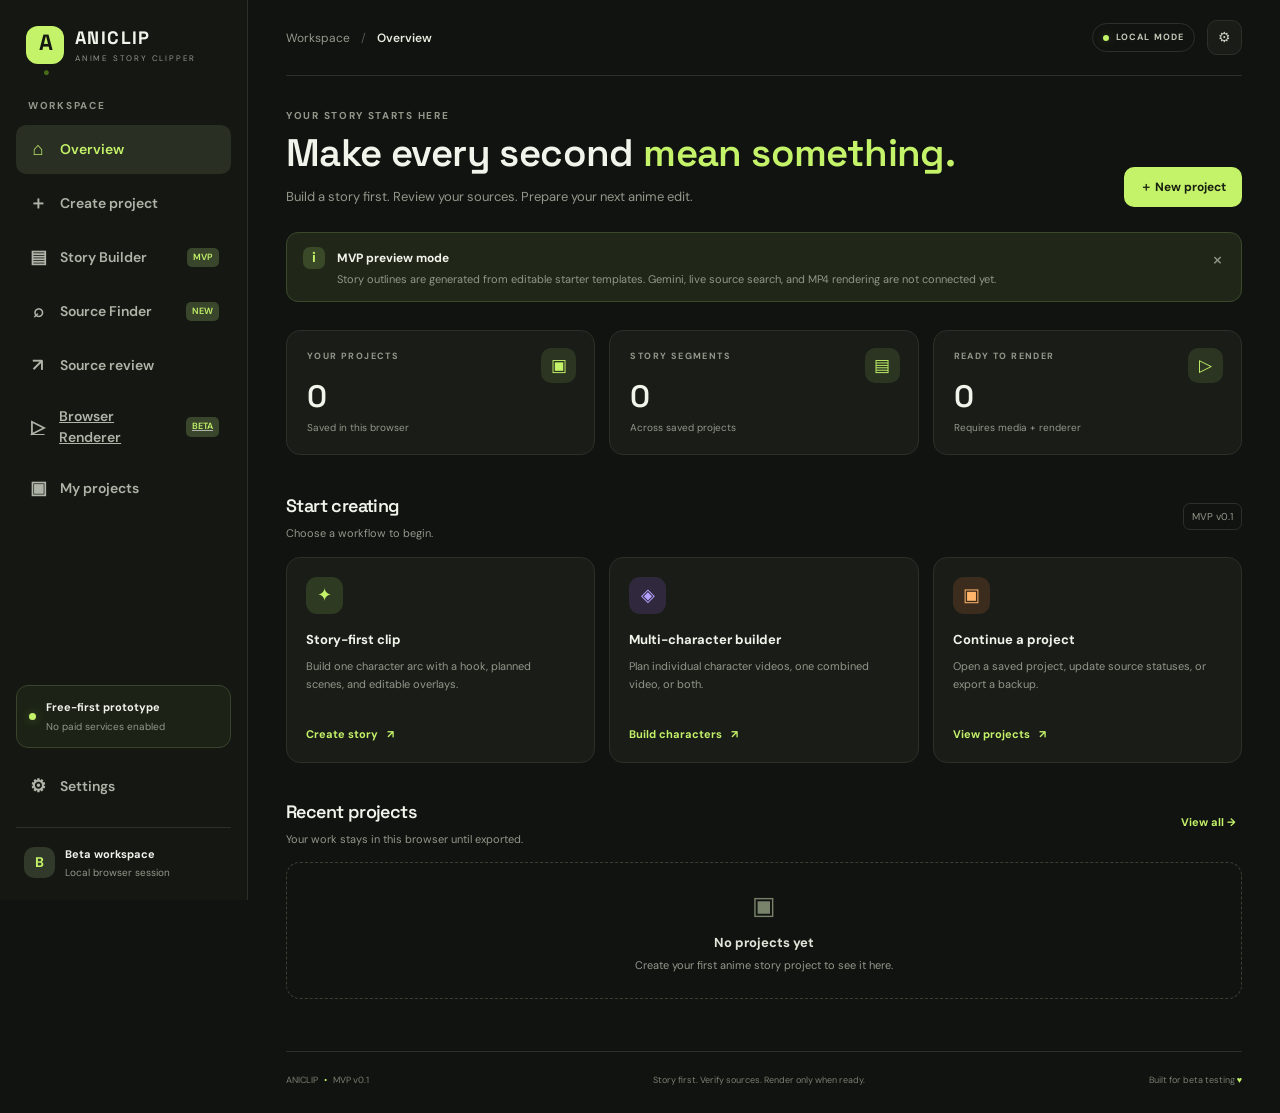
<file: index.html>
<!doctype html>
<html lang="en">
<head>
  <meta charset="utf-8">
  <meta name="viewport" content="width=device-width, initial-scale=1">
  <meta name="theme-color" content="#111310">
  <meta name="description" content="ANICLIP — plan coherent anime storytelling clips in your browser.">
  <title>ANICLIP — Anime Story Clipper</title>
  <link rel="stylesheet" href="./styles.css">
  <script src="./app.js" defer></script>
</head>
<body>
  <div class="app-shell">
    <aside class="sidebar" id="sidebar">
      <a class="brand" href="#" aria-label="ANICLIP home" data-view="home">
        <span class="brand-mark">A<span>•</span></span>
        <span class="brand-copy"><strong>ANICLIP</strong><small>ANIME STORY CLIPPER</small></span>
      </a>
      <div class="workspace-label">WORKSPACE</div>
      <nav class="main-nav" aria-label="Main navigation">
        <button class="nav-item active" data-view="home"><span class="nav-icon">⌂</span> Overview</button>
        <button class="nav-item" data-view="create"><span class="nav-icon">＋</span> Create project</button>
        <button class="nav-item" data-view="story"><span class="nav-icon">▤</span> Story Builder <span class="nav-pill">MVP</span></button>
        <button class="nav-item" data-view="finder"><span class="nav-icon">⌕</span> Source Finder <span class="nav-pill">NEW</span></button>
        <button class="nav-item" data-view="sources"><span class="nav-icon">↗</span> Source review</button>
        <a class="nav-item" href="./renderer.html"><span class="nav-icon">▷</span> Browser Renderer <span class="nav-pill">BETA</span></a>
        <button class="nav-item" data-view="projects"><span class="nav-icon">▣</span> My projects</button>
      </nav>
      <div class="sidebar-bottom">
        <div class="free-card"><span class="status-dot"></span><div><strong>Free-first prototype</strong><small>No paid services enabled</small></div></div>
        <button class="nav-item" data-view="settings"><span class="nav-icon">⚙</span> Settings</button>
        <div class="user-mini"><span class="avatar">B</span><span><strong>Beta workspace</strong><small>Local browser session</small></span></div>
      </div>
    </aside>

    <main class="main-content">
      <header class="topbar">
        <button class="mobile-menu" id="mobileMenu" aria-label="Toggle navigation">☰</button>
        <div class="breadcrumbs"><span>Workspace</span><span class="crumb-slash">/</span><strong id="pageCrumb">Overview</strong></div>
        <div class="topbar-right"><span class="local-badge"><span class="status-dot"></span> LOCAL MODE</span><button class="icon-button" id="topSettings" title="Settings" aria-label="Settings">⚙</button></div>
      </header>

      <section class="view active" id="view-home">
        <div class="welcome-row"><div><div class="eyebrow">YOUR STORY STARTS HERE</div><h1>Make every second <span>mean something.</span></h1><p class="subhead">Build a story first. Review your sources. Prepare your next anime edit.</p></div><button class="button button-primary" data-view="create">＋ New project</button></div>
        <div class="notice notice-info"><span class="notice-icon">i</span><div><strong>MVP preview mode</strong><p>Story outlines are generated from editable starter templates. Gemini, live source search, and MP4 rendering are not connected yet.</p></div><button class="notice-close" aria-label="Dismiss notice">×</button></div>
        <div class="stats-grid">
          <article class="stat-card"><div class="stat-label">YOUR PROJECTS</div><div class="stat-number" id="statProjects">0</div><div class="stat-foot">Saved in this browser</div><span class="stat-icon">▣</span></article>
          <article class="stat-card"><div class="stat-label">STORY SEGMENTS</div><div class="stat-number" id="statSegments">0</div><div class="stat-foot">Across saved projects</div><span class="stat-icon">▤</span></article>
          <article class="stat-card"><div class="stat-label">READY TO RENDER</div><div class="stat-number">0</div><div class="stat-foot">Requires media + renderer</div><span class="stat-icon">▷</span></article>
        </div>
        <div class="section-heading"><div><h2>Start creating</h2><p>Choose a workflow to begin.</p></div><span class="muted-label">MVP v0.1</span></div>
        <div class="workflow-grid">
          <button class="workflow-card" data-view="create"><span class="workflow-icon lime">✦</span><span class="workflow-title">Story-first clip</span><span class="workflow-description">Build one character arc with a hook, planned scenes, and editable overlays.</span><span class="workflow-link">Create story <b>↗</b></span></button>
          <button class="workflow-card" data-view="create" data-mode="both"><span class="workflow-icon purple">◈</span><span class="workflow-title">Multi-character builder</span><span class="workflow-description">Plan individual character videos, one combined video, or both.</span><span class="workflow-link">Build characters <b>↗</b></span></button>
          <button class="workflow-card" data-view="projects"><span class="workflow-icon orange">▣</span><span class="workflow-title">Continue a project</span><span class="workflow-description">Open a saved project, update source statuses, or export a backup.</span><span class="workflow-link">View projects <b>↗</b></span></button>
        </div>
        <div class="section-heading recent-heading"><div><h2>Recent projects</h2><p>Your work stays in this browser until exported.</p></div><button class="text-button" data-view="projects">View all →</button></div>
        <div id="recentProjects" class="recent-list"><div class="empty-state"><span>▣</span><strong>No projects yet</strong><p>Create your first anime story project to see it here.</p></div></div>
      </section>

      <section class="view" id="view-create">
        <div class="page-intro"><div class="eyebrow">NEW PROJECT</div><h1>Let's build your story.</h1><p>Set the direction first. You can edit every segment after generating the starter plan.</p></div>
        <form id="projectForm" class="panel form-panel">
          <div class="panel-heading"><div><span class="step-number">01</span><div><h2>Story setup</h2><p>Start with the anime and the character journey.</p></div></div><span class="required-note">* Required</span></div>
          <div class="form-grid">
            <label class="field field-full"><span>Project name <em>*</em></span><input id="projectName" required maxlength="80" placeholder="e.g. Hajime — Built Different"></label>
            <label class="field"><span>Anime title <em>*</em></span><input id="animeTitle" required placeholder="e.g. Arifureta"></label>
            <label class="field"><span>Primary character <em>*</em></span><input id="characterName" required placeholder="e.g. Hajime Nagumo"></label>
            <label class="field"><span>Story type</span><select id="storyType"><option>Character Awakening</option><option>Origin Story</option><option>Betrayal & Revenge</option><option>Strongest Moments</option><option>Emotional Story</option><option>Full Character Journey</option></select></label>
            <label class="field"><span>Target duration</span><select id="duration"><option value="15">15 seconds</option><option value="20">20 seconds</option><option value="30" selected>30 seconds</option></select></label>
            <label class="field"><span>Aspect ratio</span><select id="aspectRatio"><option value="9:16" selected>9:16 · Vertical</option><option value="4:5">4:5 · Portrait</option><option value="1:1">1:1 · Square</option><option value="16:9">16:9 · Landscape</option></select></label>
            <label class="field"><span>Output plan</span><select id="outputMode"><option value="separate">Separate videos</option><option value="combined">One combined video</option><option value="both" selected>Both · Separate + combined</option></select></label>
          </div>
          <div class="divider"></div>
          <div class="panel-heading compact-heading"><div><span class="step-number">02</span><div><h2>Character lineup</h2><p>Use one name per line or separate names with commas. Mode C supports up to five characters in this prototype.</p></div></div></div>
          <label class="field"><span>Characters</span><textarea id="characterList" rows="4" placeholder="e.g. Hajime Nagumo, Yue, Shea Haulia, Tio Klarus, Kaori Shirasaki"></textarea><small class="field-help">These are your selected names, not AI-verified character data. Edit the list to fit your project.</small></label>
          <label class="field"><span>Story direction / notes</span><textarea id="storyNotes" rows="3" placeholder="What should the viewer feel? Any key events to include or avoid?"></textarea></label>
          <div class="form-footer"><span class="privacy-note"><span>●</span> Saved locally in this browser</span><button class="button button-primary" type="submit">Generate story plan <span>→</span></button></div>
        </form>
      </section>

      <section class="view" id="view-story">
        <div class="page-intro story-intro"><div><div class="eyebrow">STORY BUILDER</div><h1 id="storyPageTitle">Your story, your cut.</h1><p id="storyPageDescription">Edit the hook, narrative beats, and planned timings before reviewing sources.</p></div><div class="page-actions"><button class="button button-secondary" id="exportProjectTop">Export JSON ↗</button><button class="button button-primary" data-view="create">＋ New project</button></div></div>
        <div id="noStory" class="empty-state large-empty"><span>✦</span><strong>No active story yet</strong><p>Create a project to generate your first editable storyboard.</p><button class="button button-primary" data-view="create">Create project →</button></div>
        <div id="storyWorkspace" hidden>
          <div class="project-summary panel"><div class="project-avatar">AN</div><div class="project-summary-copy"><div class="project-kicker" id="summaryAnime">ANIME</div><h2 id="summaryTitle">Project title</h2><p id="summaryMeta">Character · Story type · Duration</p></div><span class="status-chip status-draft" id="summaryStatus">DRAFT</span></div>
          <div class="mode-switch-wrap"><div><h2>Output plan</h2><p>Mode C supports separate videos and a combined video.</p></div><div class="mode-switch" id="modeSwitch"><button data-mode="separate">Separate</button><button data-mode="combined">Combined</button><button data-mode="both" class="selected">Both</button></div></div>
          <div id="outputPlanCards" class="output-plan-grid"></div>
          <div class="story-layout">
            <div class="story-main-column">
              <div class="panel hook-panel"><div class="panel-topline"><div><div class="eyebrow">SMART HOOK · STARTER SUGGESTION</div><h2>Win the first second.</h2></div><span class="tag tag-lime">EDITABLE</span></div><label class="field"><span>Opening overlay</span><input id="hookText" maxlength="100" placeholder="Your hook text"></label><p class="field-help">This hook is a template suggestion, not a scene analysis. Choose a verified visual moment later.</p></div>
              <div class="panel timeline-panel"><div class="panel-topline"><div><div class="eyebrow">STORY RESULT</div><h2>Story timeline</h2><p>Edit the narrative, overlay, and segment length.</p></div><span class="total-time" id="totalTime">30s planned</span></div><div class="timeline-ruler" id="timelineRuler"></div><div id="segmentsList" class="segments-list"></div><div class="timeline-footer"><button class="button button-secondary" id="addSegment">＋ Add segment</button><button class="button button-primary" id="saveStory">Save changes</button></div></div>
            </div>
            <aside class="story-side-column">
              <div class="panel settings-panel"><div class="panel-topline"><h2>Output settings</h2><span class="small-icon">⚙</span></div><label class="field"><span>Duration</span><select id="storyDuration"><option value="15">15 seconds</option><option value="20">20 seconds</option><option value="30">30 seconds</option></select></label><label class="field"><span>Aspect ratio</span><select id="storyRatio"><option value="9:16">9:16 · Vertical</option><option value="4:5">4:5 · Portrait</option><option value="1:1">1:1 · Square</option><option value="16:9">16:9 · Landscape</option></select></label><label class="field"><span>Target resolution</span><select id="storyResolution"><option>720p target</option><option selected>1080p target</option></select></label><div class="settings-note">Targets only. No video has been rendered.</div></div>
              <div class="panel readiness-panel"><div class="panel-topline"><h2>Project readiness</h2><span class="small-icon">◉</span></div><div class="readiness-row"><span>Story plan</span><span class="readiness-value ready">Created</span></div><div class="readiness-row"><span>Sources</span><span class="readiness-value pending" id="sourceReadiness">Not reviewed</span></div><div class="readiness-row"><span>Media files</span><span class="readiness-value pending">Not mapped</span></div><div class="readiness-row"><span>MP4 render</span><span class="readiness-value pending">Not available</span></div><button class="button button-secondary button-full" data-view="sources">Review sources →</button></div>
            </aside>
          </div>
        </div>
      </section>

      <section class="view" id="view-finder">
        <div class="page-intro"><div class="eyebrow">SOURCE FINDER · V0.5</div><h1>Find a better source.</h1><p>Start with an anime title or scene. If your first link fails, use these alternate search routes instead of downloading and re-uploading files.</p></div>
        <div class="notice notice-info"><span class="notice-icon">i</span><div><strong>Search helper, not live verification.</strong><p>This free prototype opens external search pages. It does not automatically inspect video availability, retrieve media, verify timestamps, or render MP4 yet.</p></div></div>
        <form id="sourceFinderForm" class="panel form-panel">
          <div class="panel-heading"><div><span class="step-number">01</span><div><h2>Describe the scene</h2><p>Be specific so alternate searches are more useful.</p></div></div></div>
          <div class="form-grid">
            <label class="field"><span>Anime title <em>*</em></span><input id="finderAnime" required maxlength="120" placeholder="e.g. Arifureta"></label>
            <label class="field"><span>Character or scene</span><input id="finderScene" maxlength="180" placeholder="e.g. Hajime betrayal and awakening"></label>
            <label class="field field-full"><span>First YouTube link (optional)</span><input id="finderUrl" type="url" placeholder="https://youtu.be/..."><small class="field-help">A pasted URL is treated as an unverified candidate. This tool does not download it.</small></label>
          </div>
          <div class="form-footer"><span class="privacy-note"><span>●</span> No API key or paid service required</span><button class="button button-primary" type="submit">Find search alternatives <span>→</span></button></div>
        </form>
        <section id="finderResults" class="finder-results" hidden aria-live="polite"></section>
      </section>

      <section class="view" id="view-sources">
        <div class="page-intro"><div class="eyebrow">SOURCE REVIEW</div><h1>Evidence before editing.</h1><p>Attach candidate URLs and track what has—and hasn't—been verified.</p></div>
        <div id="sourcesEmpty" class="empty-state large-empty"><span>↗</span><strong>No story to review</strong><p>Create a story first. Each segment can then hold a candidate source and verification status.</p><button class="button button-primary" data-view="create">Create project →</button></div>
        <div id="sourcesWorkspace" hidden><div class="notice notice-warning"><span class="notice-icon">!</span><div><strong>Source links are not editable media.</strong><p>This prototype does not download videos or verify scene timestamps automatically. Only use media you own or are authorized to edit.</p></div></div><div id="sourceCards" class="source-cards"></div><div class="source-actions"><button class="button button-secondary" id="saveSources">Save source review</button><button class="button button-primary" id="exportFromSources">Export project JSON ↗</button></div></div>
      </section>

      <section class="view" id="view-projects">
        <div class="page-intro"><div class="eyebrow">PROJECT LIBRARY</div><h1>Your projects.</h1><p>Projects are stored in this browser. Export JSON regularly to keep a backup.</p></div>
        <div class="library-toolbar"><div class="search-box"><span>⌕</span><input id="projectSearch" placeholder="Search projects..." aria-label="Search projects"></div><button class="button button-secondary" id="importProject">Import JSON ↥</button><input type="file" id="importFile" accept=".json,application/json" hidden><button class="button button-primary" data-view="create">＋ New project</button></div>
        <div id="projectsList" class="projects-list"></div>
      </section>

      <section class="view" id="view-settings">
        <div class="page-intro"><div class="eyebrow">PREFERENCES</div><h1>Settings & boundaries.</h1><p>Prototype status, local data, and cost guardrails.</p></div>
        <div class="settings-grid">
          <div class="panel settings-section"><div class="settings-section-icon">✦</div><h2>AI connection</h2><span class="status-chip status-draft">NOT CONNECTED</span><p>This version uses editable starter templates. Gemini integration requires a secure backend; your API key must never be placed in browser code or committed to GitHub.</p><button class="button button-secondary" disabled>AI connection · Later phase</button></div>
          <div class="panel settings-section"><div class="settings-section-icon">▣</div><h2>Storage</h2><span class="status-chip status-ready">LOCAL BROWSER</span><p>Project data is saved in this browser's local storage. Clearing browser data may remove projects, so export JSON backups.</p><button class="button button-secondary" id="exportAllProjects">Export all projects</button></div>
          <div class="panel settings-section"><div class="settings-section-icon">▷</div><h2>Rendering</h2><span class="status-chip status-draft">NOT CONNECTED</span><p>This app does not currently download source media, render MP4, or claim that a video is ready. Rendering will be evaluated as a separate phase.</p></div>
          <div class="panel settings-section"><div class="settings-section-icon">＄</div><h2>Cost guardrail</h2><span class="status-chip status-ready">FREE-FIRST</span><p>No paid API, cloud rendering, or billing is enabled by this prototype. Free-tier limits must be checked before integrations are added.</p></div>
        </div>
        <div class="panel danger-zone"><div><h2>Clear local projects</h2><p>Deletes all ANICLIP projects saved in this browser. Export a backup first.</p></div><button class="button button-danger" id="clearProjects">Clear projects</button></div>
      </section>

      <footer class="app-footer"><span>ANICLIP <span class="footer-dot">•</span> MVP v0.1</span><span>Story first. Verify sources. Render only when ready.</span><span>Built for beta testing <span class="footer-heart">♥</span></span></footer>
    </main>
  </div>
  <div id="toast" class="toast" role="status" aria-live="polite"></div>
  <dialog id="confirmDialog" class="confirm-dialog"><form method="dialog"><div class="dialog-mark">!</div><h2 id="dialogTitle">Are you sure?</h2><p id="dialogText">This action cannot be undone.</p><div class="dialog-actions"><button class="button button-secondary" value="cancel">Cancel</button><button class="button button-danger" id="dialogConfirm" value="confirm">Confirm</button></div></form></dialog>
</body>
</html>
</file>
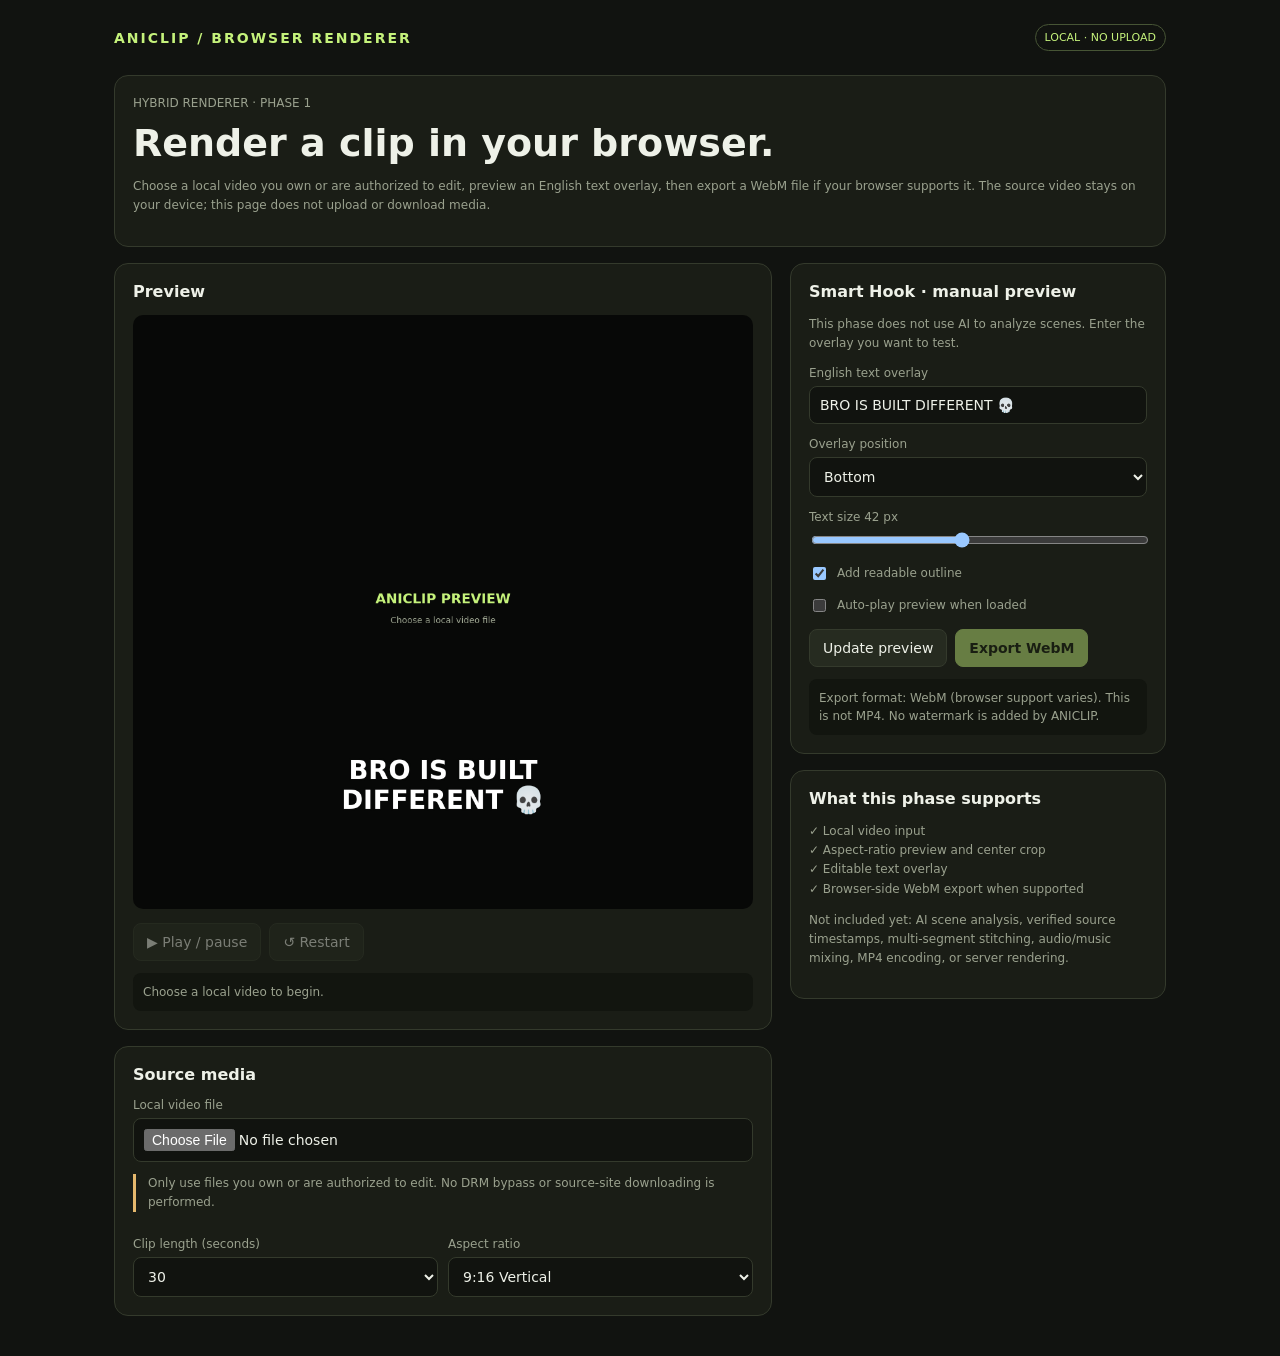
<file: renderer.html>
<!doctype html>
<html lang="en">
<head>
<meta charset="utf-8"><meta name="viewport" content="width=device-width,initial-scale=1"><meta name="theme-color" content="#111310">
<title>Browser Renderer · ANICLIP</title>
<style>
:root{color-scheme:dark;--bg:#111310;--panel:#1a1d16;--line:#343a2c;--text:#eef1e8;--muted:#9aa18e;--lime:#c5f27b}*{box-sizing:border-box}body{margin:0;background:var(--bg);color:var(--text);font:14px system-ui,sans-serif}.wrap{max-width:1100px;margin:auto;padding:24px}.top{display:flex;justify-content:space-between;gap:16px;align-items:center;margin-bottom:24px}.brand{color:var(--lime);font-weight:800;text-decoration:none;letter-spacing:2px}.pill{font-size:11px;color:var(--lime);border:1px solid #475535;padding:6px 9px;border-radius:20px}.grid{display:grid;grid-template-columns:minmax(0,1.4fr) minmax(270px,.8fr);gap:18px}.panel{background:var(--panel);border:1px solid var(--line);border-radius:14px;padding:18px;margin-bottom:16px}h1{font-size:clamp(26px,4vw,38px);margin:8px 0}h2{font-size:16px;margin:0 0 14px}.muted{color:var(--muted);line-height:1.6;font-size:12px}.preview{background:#070807;border-radius:10px;overflow:hidden;display:grid;place-items:center;min-height:240px}canvas{display:block;width:100%;max-height:66vh;object-fit:contain;background:#070807}label{display:block;font-size:12px;color:var(--muted);margin:13px 0 6px}input,select,button{font:inherit}input[type=text],input[type=number],select,input[type=file]{width:100%;padding:10px;border:1px solid var(--line);background:#11130f;color:var(--text);border-radius:8px}input[type=range]{width:100%}.row{display:grid;grid-template-columns:1fr 1fr;gap:10px}.check{display:flex;align-items:center;gap:8px}.check input{width:auto}.buttons{display:flex;flex-wrap:wrap;gap:8px;margin-top:14px}button,.button{border:1px solid var(--line);border-radius:8px;background:#262b20;color:var(--text);padding:10px 13px;cursor:pointer;text-decoration:none}.primary{background:var(--lime);color:#19200f;border-color:var(--lime);font-weight:750}button:disabled{opacity:.45;cursor:not-allowed}.status{padding:10px;background:#12150f;border-radius:8px;color:var(--muted);font-size:12px;line-height:1.5;margin-top:12px}.warning{border-left:3px solid #e5b86d;padding-left:12px}.small{font-size:11px}@media(max-width:760px){.grid{grid-template-columns:1fr}.wrap{padding:15px}.top{align-items:flex-start;flex-direction:column}}
</style></head>
<body><main class="wrap">
<header class="top"><a class="brand" href="./index.html">ANICLIP / BROWSER RENDERER</a><span class="pill">LOCAL · NO UPLOAD</span></header>
<div class="panel"><div class="muted">HYBRID RENDERER · PHASE 1</div><h1>Render a clip in your browser.</h1><p class="muted">Choose a local video you own or are authorized to edit, preview an English text overlay, then export a WebM file if your browser supports it. The source video stays on your device; this page does not upload or download media.</p></div>
<div class="grid"><section>
<div class="panel"><h2>Preview</h2><div class="preview"><canvas id="canvas" width="540" height="960" aria-label="Video render preview"></canvas></div><video id="video" playsinline muted hidden></video><div class="buttons"><button id="play" disabled>▶ Play / pause</button><button id="restart" disabled>↺ Restart</button></div><div id="status" class="status" role="status">Choose a local video to begin.</div></div>
<div class="panel"><h2>Source media</h2><label for="file">Local video file</label><input id="file" type="file" accept="video/*"><p class="muted warning">Only use files you own or are authorized to edit. No DRM bypass or source-site downloading is performed.</p><div class="row"><div><label for="duration">Clip length (seconds)</label><select id="duration"><option>15</option><option>20</option><option selected>30</option></select></div><div><label for="ratio">Aspect ratio</label><select id="ratio"><option value="9:16" selected>9:16 Vertical</option><option value="4:5">4:5 Portrait</option><option value="1:1">1:1 Square</option><option value="16:9">16:9 Landscape</option></select></div></div></div>
</section><aside>
<div class="panel"><h2>Smart Hook · manual preview</h2><p class="muted">This phase does not use AI to analyze scenes. Enter the overlay you want to test.</p><label for="overlay">English text overlay</label><input id="overlay" type="text" maxlength="100" value="BRO IS BUILT DIFFERENT 💀" placeholder="Enter hook text"><label for="position">Overlay position</label><select id="position"><option value="bottom" selected>Bottom</option><option value="center">Center</option><option value="top">Top</option></select><label for="size">Text size <span id="sizeValue">42</span> px</label><input id="size" type="range" min="18" max="72" value="42"><label class="check"><input id="outline" type="checkbox" checked> Add readable outline</label><label class="check"><input id="autoplay" type="checkbox"> Auto-play preview when loaded</label><div class="buttons"><button id="update">Update preview</button><button id="export" class="primary" disabled>Export WebM</button></div><div class="status">Export format: WebM (browser support varies). This is not MP4. No watermark is added by ANICLIP.</div></div>
<div class="panel"><h2>What this phase supports</h2><p class="muted">✓ Local video input<br>✓ Aspect-ratio preview and center crop<br>✓ Editable text overlay<br>✓ Browser-side WebM export when supported</p><p class="muted">Not included yet: AI scene analysis, verified source timestamps, multi-segment stitching, audio/music mixing, MP4 encoding, or server rendering.</p></div>
</aside></div></main>
<script>
(() => {
const $ = id => document.getElementById(id);
const video=$('video'), canvas=$('canvas'), ctx=canvas.getContext('2d');
let mediaUrl='', raf=0, exporting=false;
function dimensions(){const [w,h]=$('ratio').value.split(':').map(Number);const base=960;canvas.width=Math.round(base*w/h);canvas.height=base;}
function draw(){
 const w=canvas.width,h=canvas.height;ctx.fillStyle='#070807';ctx.fillRect(0,0,w,h);
 if(video.readyState>=2&&video.videoWidth&&video.videoHeight){
  const scale=Math.max(w/video.videoWidth,h/video.videoHeight),dw=video.videoWidth*scale,dh=video.videoHeight*scale;
  ctx.drawImage(video,(w-dw)/2,(h-dh)/2,dw,dh);
 } else {
  ctx.fillStyle='#c5f27b';ctx.textAlign='center';ctx.font='700 22px system-ui';ctx.fillText('ANICLIP PREVIEW',w/2,h/2-14);
  ctx.fillStyle='#9aa18e';ctx.font='14px system-ui';ctx.fillText('Choose a local video file',w/2,h/2+18);
 }
 const text=$('overlay').value.trim();if(text){
  const size=Number($('size').value),maxWidth=w*.84;ctx.font='800 '+size+'px system-ui';ctx.textAlign='center';ctx.textBaseline='middle';
  let lines=[],words=text.split(/\s+/),line='';
  for(const word of words){const test=line?line+' '+word:word;if(ctx.measureText(test).width>maxWidth&&line){lines.push(line);line=word}else line=test}if(line)lines.push(line);
  const lineHeight=size*1.15,total=lines.length*lineHeight;let y=$('position').value==='top'?h*.15:($('position').value==='center'?h/2:h*.82);if($('position').value==='bottom')y-=total/2;else y-=total/2;
  lines.forEach((item,i)=>{const yy=y+i*lineHeight;if($('outline').checked){ctx.lineWidth=Math.max(3,size*.12);ctx.strokeStyle='#080908';ctx.lineJoin='round';ctx.strokeText(item,w/2,yy)}ctx.fillStyle='#fff';ctx.fillText(item,w/2,yy)});
 }
}
function loop(){draw();if(!video.paused&&!video.ended)raf=requestAnimationFrame(loop)}
function setStatus(msg){$('status').textContent=msg}
function load(){if(!video.src)return;dimensions();draw();$('export').disabled=!window.MediaRecorder||!canvas.captureStream;setStatus('Video loaded. Preview ready. Maximum export length: '+$('duration').value+' seconds.');if($('autoplay').checked)video.play().catch(()=>{});}
$('file').addEventListener('change',e=>{const file=e.target.files&&e.target.files[0];if(!file)return;if(mediaUrl)URL.revokeObjectURL(mediaUrl);mediaUrl=URL.createObjectURL(file);video.src=mediaUrl;video.load();$('play').disabled=false;$('restart').disabled=false;video.onloadedmetadata=load;});
['overlay','position','size','outline','ratio'].forEach(id=>$(id).addEventListener('input',()=>{if(id==='ratio')dimensions();$('sizeValue').textContent=$('size').value;draw()}));
$('update').addEventListener('click',()=>{draw();setStatus('Preview updated locally.')});
$('play').addEventListener('click',()=>{if(video.paused){video.play().then(()=>{cancelAnimationFrame(raf);loop()}).catch(()=>setStatus('This file could not play in your browser.'))}else video.pause()});
$('restart').addEventListener('click',()=>{video.currentTime=0;video.play().then(loop).catch(()=>{});});
video.addEventListener('play',()=>{cancelAnimationFrame(raf);loop()});video.addEventListener('pause',()=>{cancelAnimationFrame(raf);draw()});video.addEventListener('seeked',draw);
$('duration').addEventListener('change',()=>setStatus('Clip length set to '+$('duration').value+' seconds.'));
$('export').addEventListener('click',()=>{
 if(exporting||!video.src||!window.MediaRecorder||!canvas.captureStream)return;
 exporting=true;$('export').disabled=true;const max=Number($('duration').value);const start=video.currentTime;
 try{
  const stream=canvas.captureStream(30);const mime=['video/webm;codecs=vp9','video/webm;codecs=vp8','video/webm'].find(type=>MediaRecorder.isTypeSupported(type));
  if(!mime)throw new Error('This browser does not support WebM recording.');
  const recorder=new MediaRecorder(stream,{mimeType:mime}),chunks=[];recorder.ondataavailable=e=>{if(e.data.size)chunks.push(e.data)};
  recorder.onerror=()=>{exporting=false;$('export').disabled=false;setStatus('Export failed in this browser. Try a supported desktop browser.');};
  recorder.onstop=()=>{const blob=new Blob(chunks,{type:mime}),url=URL.createObjectURL(blob),a=document.createElement('a');a.href=url;a.download='aniclip-browser-render.webm';document.body.appendChild(a);a.click();a.remove();setTimeout(()=>URL.revokeObjectURL(url),3000);stream.getTracks().forEach(t=>t.stop());video.pause();video.currentTime=start;exporting=false;$('export').disabled=false;draw();setStatus('WebM export finished. Check your downloads. MP4 is not generated in this phase.');};
  video.pause();video.currentTime=start;const actual=Math.min(max,Math.max(0,video.duration-start));if(actual<=0)throw new Error('Move the playhead before the end of the video.');recorder.start(250);video.play().then(()=>{loop();setTimeout(()=>{video.pause();if(recorder.state!=='inactive')recorder.stop()},actual*1000)}).catch(()=>{recorder.stop()});setStatus('Recording preview to WebM… keep this tab open until export finishes.');
 }catch(err){exporting=false;$('export').disabled=false;setStatus(err.message||'Could not start browser export.');}
});
dimensions();draw();
})();
</script></body></html>
</file>
<file: styles.css>
@import url('https://fonts.googleapis.com/css2?family=DM+Sans:wght@400;500;600;700&family=Space+Grotesk:wght@400;500;600;700&display=swap');
:root{color-scheme:dark;--bg:#111310;--panel:#191c17;--panel2:#20231d;--border:#2b3028;--text:#f1f4eb;--muted:#91988a;--lime:#c4f36a;--lime-dark:#a9d84f;--purple:#b4a0ff;--orange:#ffb56a;--red:#ff7b78;--radius:16px;--shadow:0 18px 55px #0002}
*{box-sizing:border-box}html{scroll-behavior:smooth}body{margin:0;background:var(--bg);color:var(--text);font-family:'DM Sans',sans-serif;font-size:14px;line-height:1.5}button,input,select,textarea{font:inherit}button{cursor:pointer}button:focus-visible,input:focus-visible,select:focus-visible,textarea:focus-visible,a:focus-visible{outline:2px solid var(--lime);outline-offset:3px}button:disabled{opacity:.45;cursor:not-allowed}.app-shell{min-height:100vh}.sidebar{width:248px;position:fixed;inset:0 auto 0 0;background:#151713;border-right:1px solid var(--border);display:flex;flex-direction:column;padding:26px 16px 16px;z-index:20}.brand{display:flex;align-items:center;gap:11px;text-decoration:none;color:var(--text);padding:0 10px 34px}.brand-mark{display:grid;place-items:center;width:38px;height:38px;border-radius:12px;background:var(--lime);color:#151811;font-family:'Space Grotesk',sans-serif;font-size:22px;font-weight:700;letter-spacing:-2px}.brand-mark span{color:#476b18;font-size:17px}.brand-copy{display:flex;flex-direction:column;line-height:1.2}.brand-copy strong{font-family:'Space Grotesk',sans-serif;font-size:18px;letter-spacing:1.4px}.brand-copy small{font-size:8px;letter-spacing:1.8px;color:var(--muted);margin-top:5px}.workspace-label,.eyebrow{font-size:10px;letter-spacing:1.7px;font-weight:700;color:var(--muted)}.workspace-label{padding:0 12px 12px}.main-nav{display:grid;gap:5px}.nav-item{border:0;background:transparent;color:#aeb4a7;text-align:left;display:flex;align-items:center;gap:12px;padding:11px 12px;border-radius:10px;font-weight:600;transition:.15s}.nav-item:hover{background:#23271f;color:var(--text)}.nav-item.active{background:#292f22;color:var(--lime)}.nav-icon{width:20px;text-align:center;font-size:18px}.nav-pill{margin-left:auto;background:#39462b;color:var(--lime);font-size:9px;padding:3px 6px;border-radius:5px}.sidebar-bottom{margin-top:auto}.free-card{display:flex;align-items:center;gap:10px;padding:13px 12px;margin:0 0 14px;border:1px solid #39442d;background:#1c2316;border-radius:12px}.free-card div,.user-mini>span:last-child{display:grid;gap:3px}.free-card strong,.user-mini strong{font-size:11px}.free-card small,.user-mini small{font-size:10px;color:var(--muted)}.status-dot{display:inline-block;flex:0 0 auto;width:7px;height:7px;background:var(--lime);border-radius:50%;box-shadow:0 0 10px #c4f36645}.user-mini{border-top:1px solid var(--border);margin-top:16px;padding:18px 8px 4px;display:flex;align-items:center;gap:10px}.avatar{width:31px;height:31px;border-radius:10px;display:grid;place-items:center;background:#30392a;color:var(--lime);font-weight:700}.main-content{margin-left:248px;min-height:100vh;padding:0 38px;max-width:1700px}.topbar{height:76px;display:flex;align-items:center;justify-content:space-between;border-bottom:1px solid var(--border);margin-bottom:32px}.breadcrumbs{display:flex;align-items:center;gap:11px;color:var(--muted);font-size:12px}.breadcrumbs strong{color:#e7eadd;font-weight:600}.crumb-slash{color:#50564b}.topbar-right{display:flex;align-items:center;gap:12px}.local-badge{display:flex;align-items:center;gap:7px;font-size:9px;font-weight:700;letter-spacing:1.1px;border:1px solid var(--border);border-radius:20px;padding:7px 10px;color:#bfc7b5}.local-badge .status-dot{width:6px;height:6px}.icon-button,.mobile-menu{border:1px solid var(--border);background:var(--panel);color:#c9d0c0;width:35px;height:35px;border-radius:10px}.mobile-menu{display:none}.view{display:none;animation:appear .22s ease}.view.active{display:block}@keyframes appear{from{opacity:.5;transform:translateY(4px)}to{opacity:1;transform:translateY(0)}}h1,h2,h3,p{margin-top:0}h1,h2,h3{font-family:'Space Grotesk',sans-serif;letter-spacing:-.6px}h1{font-size:clamp(28px,3vw,39px);line-height:1.15;margin:8px 0 12px;font-weight:600}h1 span{color:var(--lime)}h2{font-size:18px;margin:0 0 6px;font-weight:600}p{color:var(--muted)}.subhead,.page-intro>p{font-size:13px;margin-bottom:0}.welcome-row{display:flex;align-items:flex-end;justify-content:space-between;gap:24px;margin-bottom:25px}.welcome-row>div{max-width:670px}.button{border:1px solid transparent;border-radius:10px;display:inline-flex;align-items:center;justify-content:center;gap:9px;padding:10px 15px;font-size:12px;font-weight:700;white-space:nowrap;transition:background .15s,border-color .15s,transform .15s}.button:hover{transform:translateY(-1px)}.button-primary{background:var(--lime);color:#19200f}.button-primary:hover{background:#d2ff7b}.button-secondary{background:#22261f;border-color:#343a2e;color:#e4e9dc}.button-secondary:hover{background:#2a3024;border-color:#4c5940}.button-danger{background:#3b211f;border-color:#64302c;color:#ffaaa4}.button-full{width:100%;margin-top:16px}.notice{display:flex;align-items:flex-start;gap:12px;padding:14px 16px;border-radius:12px;margin-bottom:28px;position:relative}.notice-info{background:#202719;border:1px solid #39492a}.notice-warning{background:#292218;border:1px solid #5a4526;margin-bottom:20px}.notice-icon{width:22px;height:22px;border-radius:7px;display:grid;place-items:center;flex:0 0 auto;background:#3a4a29;color:var(--lime);font-weight:700}.notice-warning .notice-icon{background:#54401f;color:#ffcf82}.notice strong{font-size:12px}.notice p{font-size:11px;margin:3px 22px 0 0;line-height:1.5}.notice-close{position:absolute;right:12px;top:10px;border:0;background:transparent;color:var(--muted);font-size:20px}.stats-grid{display:grid;grid-template-columns:repeat(3,minmax(0,1fr));gap:14px;margin-bottom:37px}.stat-card{position:relative;background:var(--panel);border:1px solid var(--border);border-radius:14px;padding:19px 20px;overflow:hidden}.stat-label{font-size:9px;letter-spacing:1.4px;color:var(--muted);font-weight:700}.stat-number{font-family:'Space Grotesk',sans-serif;font-size:31px;font-weight:600;margin:9px 0 0}.stat-foot{font-size:10px;color:var(--muted);margin-top:1px}.stat-icon{position:absolute;right:18px;top:17px;width:35px;height:35px;border-radius:10px;display:grid;place-items:center;color:var(--lime);background:#2b3522;font-size:17px}.section-heading{display:flex;align-items:center;justify-content:space-between;margin-bottom:15px}.section-heading p{font-size:11px;margin:0}.muted-label{font-size:10px;color:var(--muted);border:1px solid var(--border);border-radius:7px;padding:5px 8px}.workflow-grid{display:grid;grid-template-columns:repeat(3,minmax(0,1fr));gap:14px}.workflow-card{display:flex;flex-direction:column;align-items:flex-start;text-align:left;background:var(--panel);border:1px solid var(--border);border-radius:14px;padding:19px;min-height:206px;color:var(--text);transition:.18s}.workflow-card:hover{border-color:#637b43;transform:translateY(-2px);background:#1c2018}.workflow-icon{width:37px;height:37px;border-radius:11px;display:grid;place-items:center;font-size:18px;margin-bottom:16px}.workflow-icon.lime{background:#2e3a22;color:var(--lime)}.workflow-icon.purple{background:#30293e;color:var(--purple)}.workflow-icon.orange{background:#3b2c1e;color:var(--orange)}.workflow-title{font-weight:700;font-size:13px}.workflow-description{font-size:11px;line-height:1.65;color:var(--muted);margin-top:8px;max-width:260px}.workflow-link{font-size:11px;font-weight:700;color:var(--lime);margin-top:auto;padding-top:16px}.workflow-link b{margin-left:6px}.recent-heading{margin-top:35px}.text-button{border:0;background:transparent;color:var(--lime);font-weight:700;font-size:11px}.empty-state{min-height:130px;border:1px dashed #3a4034;border-radius:14px;display:flex;align-items:center;justify-content:center;flex-direction:column;text-align:center;padding:24px;color:var(--muted)}.empty-state>span{font-size:25px;color:#79836c;margin-bottom:8px}.empty-state strong{color:#dfe5d8;font-size:13px}.empty-state p{font-size:11px;margin:5px 0 0}.large-empty{min-height:300px;margin:20px 0}.large-empty .button{margin-top:20px}.page-intro{margin-bottom:26px}.page-intro h1{font-size:32px}.panel{background:var(--panel);border:1px solid var(--border);border-radius:var(--radius);padding:22px}.form-panel{max-width:950px}.panel-heading{display:flex;justify-content:space-between;align-items:flex-start;margin-bottom:24px}.panel-heading>div{display:flex;align-items:flex-start;gap:12px}.panel-heading p{font-size:11px;margin:0}.step-number{width:28px;height:28px;display:grid;place-items:center;background:#2c3522;border-radius:8px;color:var(--lime);font-weight:700;font-size:11px}.required-note{font-size:10px;color:var(--muted)}.form-grid{display:grid;grid-template-columns:repeat(2,minmax(0,1fr));gap:19px 16px}.field{display:flex;flex-direction:column;gap:8px;min-width:0}.field>span{font-size:11px;color:#cbd1c4;font-weight:600}.field em{color:var(--lime);font-style:normal}.field input,.field select,.field textarea,.search-box input{width:100%;background:#121510;border:1px solid #343a30;border-radius:9px;padding:11px 12px;color:var(--text);outline:none;font-size:12px}.field input::placeholder,.field textarea::placeholder,.search-box input::placeholder{color:#666e60}.field input:focus,.field select:focus,.field textarea:focus,.search-box input:focus{border-color:#758f4e}.field textarea{resize:vertical;min-height:75px;line-height:1.6}.field-full{grid-column:1/-1}.field-help{font-size:10px;color:var(--muted);line-height:1.6}.divider{height:1px;background:var(--border);margin:26px 0}.compact-heading{margin-bottom:17px}.form-footer{display:flex;align-items:center;justify-content:space-between;gap:15px;margin-top:28px;padding-top:19px;border-top:1px solid var(--border)}.privacy-note{font-size:10px;color:var(--muted)}.privacy-note span{color:var(--lime);font-size:8px;margin-right:5px}.story-intro{display:flex;justify-content:space-between;align-items:flex-end;gap:20px}.page-actions{display:flex;gap:8px}.project-summary{display:flex;align-items:center;gap:14px;margin:22px 0 24px;padding:16px 18px}.project-avatar{width:43px;height:43px;display:grid;place-items:center;background:#303c23;color:var(--lime);border-radius:12px;font-family:'Space Grotesk',sans-serif;font-weight:700}.project-summary-copy{flex:1;min-width:0}.project-kicker{font-size:9px;color:var(--muted);letter-spacing:1.5px;font-weight:700}.project-summary h2{margin:2px 0;font-size:16px}.project-summary p{font-size:11px;margin:0}.status-chip{display:inline-flex;align-items:center;border-radius:6px;padding:5px 8px;font-size:9px;font-weight:700;letter-spacing:.5px;white-space:nowrap}.status-draft{background:#2e3027;color:#c1c5b8}.status-ready{background:#26351c;color:var(--lime)}.mode-switch-wrap{display:flex;align-items:center;justify-content:space-between;gap:20px;margin:0 0 15px}.mode-switch-wrap h2{font-size:15px}.mode-switch-wrap p{font-size:10px;margin:0}.mode-switch{display:flex;gap:4px;background:#191c16;padding:4px;border:1px solid var(--border);border-radius:10px}.mode-switch button{border:0;background:transparent;color:var(--muted);font-size:10px;font-weight:700;border-radius:7px;padding:8px 12px}.mode-switch button.selected{background:#344327;color:var(--lime)}.output-plan-grid{display:grid;grid-template-columns:repeat(2,minmax(0,1fr));gap:12px;margin-bottom:22px}.output-plan-card{border:1px solid var(--border);background:#181b15;border-radius:12px;padding:15px;display:flex;align-items:flex-start;gap:12px}.output-plan-card .plan-icon{width:32px;height:32px;display:grid;place-items:center;background:#293322;border-radius:9px;color:var(--lime);flex:0 0 auto}.output-plan-card strong{font-size:12px}.output-plan-card p{font-size:10px;margin:4px 0 0;line-height:1.6}.story-layout{display:grid;grid-template-columns:minmax(0,1fr) 270px;gap:16px;align-items:start}.story-main-column,.story-side-column{display:grid;gap:15px;min-width:0}.hook-panel{padding:20px}.panel-topline{display:flex;align-items:flex-start;justify-content:space-between;gap:12px;margin-bottom:17px}.panel-topline h2{margin:5px 0 0}.panel-topline p{font-size:10px;margin:4px 0 0}.tag{font-size:9px;font-weight:700;padding:5px 7px;border-radius:6px}.tag-lime{background:#2c3820;color:var(--lime)}.hook-panel .field{margin-bottom:7px}.hook-panel .field input{font-size:14px;font-weight:700}.timeline-panel{padding:20px}.total-time{font-size:10px;color:var(--lime);background:#2b3521;padding:5px 8px;border-radius:7px;white-space:nowrap}.timeline-ruler{display:flex;justify-content:space-between;border-top:1px solid #41473a;padding-top:8px;margin:22px 2px 15px;font-size:9px;color:var(--muted)}.segments-list{display:grid;gap:10px}.segment-card{border:1px solid #30362a;background:#1c2019;border-radius:12px;padding:14px}.segment-head{display:flex;align-items:center;gap:10px;margin-bottom:12px}.segment-index{width:27px;height:27px;display:grid;place-items:center;border-radius:8px;background:#303b24;color:var(--lime);font-size:10px;font-weight:700;flex:0 0 auto}.segment-head-copy{flex:1;min-width:0}.segment-head-copy strong{font-size:12px;display:block}.segment-head-copy small{font-size:9px;color:var(--muted)}.segment-remove{border:1px solid var(--border);background:transparent;color:var(--muted);width:27px;height:27px;border-radius:7px}.segment-fields{display:grid;grid-template-columns:minmax(0,1fr) 85px;gap:11px}.segment-fields .field:nth-child(2){grid-column:2;grid-row:1}.segment-fields .field:nth-child(3),.segment-fields .field:nth-child(4){grid-column:1/-1}.segment-fields .field input{padding:9px;font-size:11px}.segment-fields .field textarea{min-height:53px;padding:9px;font-size:11px}.segment-fields .field>span{font-size:10px}.timeline-footer{display:flex;justify-content:space-between;gap:10px;margin-top:16px;padding-top:16px;border-top:1px solid var(--border)}.settings-panel,.readiness-panel{padding:18px}.settings-panel .panel-topline,.readiness-panel .panel-topline{margin-bottom:16px}.settings-panel h2,.readiness-panel h2{font-size:15px}.small-icon{font-size:15px;color:var(--muted)}.settings-panel .field{margin-bottom:14px}.settings-panel .field>span{font-size:10px}.settings-panel .field select{padding:9px;font-size:11px}.settings-note{font-size:9px;color:var(--muted);line-height:1.6;border-top:1px solid var(--border);padding-top:12px}.readiness-row{display:flex;justify-content:space-between;gap:8px;padding:10px 0;border-bottom:1px solid #2b3027;font-size:10px;color:#c3c9bc}.readiness-value{font-size:9px}.readiness-value.ready{color:var(--lime)}.readiness-value.pending{color:#b2aa90}.source-cards{display:grid;gap:12px}.source-card{background:var(--panel);border:1px solid var(--border);border-radius:14px;padding:18px}.source-card-header{display:flex;gap:12px;align-items:center;margin-bottom:14px}.source-card-header .segment-index{width:32px;height:32px}.source-card-header>div{flex:1}.source-card-header strong{font-size:12px;display:block}.source-card-header small{font-size:10px;color:var(--muted)}.source-card-grid{display:grid;grid-template-columns:minmax(0,1fr) 180px;gap:14px}.source-card-grid .field input,.source-card-grid .field select{font-size:11px;padding:10px}.source-help{font-size:10px;color:var(--muted);margin:12px 0 0}.source-actions{display:flex;justify-content:flex-end;gap:9px;margin-top:18px}.library-toolbar{display:flex;gap:10px;align-items:center;margin-bottom:18px}.search-box{display:flex;align-items:center;gap:9px;flex:1;max-width:400px;background:#121510;border:1px solid #343a30;border-radius:9px;padding-left:12px;color:var(--muted)}.search-box input{border:0;background:transparent}.projects-list{display:grid;gap:10px}.project-row{display:flex;align-items:center;gap:14px;background:var(--panel);border:1px solid var(--border);border-radius:13px;padding:15px}.project-row .project-avatar{width:39px;height:39px;flex:0 0 auto}.project-row-copy{flex:1;min-width:0}.project-row-copy strong{font-size:12px;display:block;overflow:hidden;text-overflow:ellipsis;white-space:nowrap}.project-row-copy small{display:block;color:var(--muted);font-size:10px;margin-top:4px}.project-row-actions{display:flex;gap:7px;flex-wrap:wrap}.small-button{border:1px solid var(--border);background:#22261f;color:#dfe5d8;border-radius:7px;padding:7px 9px;font-size:10px;font-weight:700}.small-button:hover{border-color:#647d46}.settings-grid{display:grid;grid-template-columns:repeat(2,minmax(0,1fr));gap:14px}.settings-section{min-height:220px}.settings-section-icon{width:37px;height:37px;border-radius:10px;display:grid;place-items:center;background:#2a3421;color:var(--lime);font-size:17px;margin-bottom:14px}.settings-section h2{margin-bottom:9px}.settings-section p{font-size:11px;line-height:1.7;margin:13px 0 17px}.danger-zone{display:flex;align-items:center;justify-content:space-between;gap:20px;margin-top:18px;border-color:#4b302c}.danger-zone h2{font-size:14px}.danger-zone p{font-size:10px;margin:0}.app-footer{display:flex;justify-content:space-between;gap:16px;align-items:center;border-top:1px solid var(--border);margin-top:52px;padding:22px 0 26px;font-size:9px;color:#777f70}.footer-dot{color:var(--lime);margin:0 4px}.footer-heart{color:var(--lime)}.toast{position:fixed;right:24px;bottom:24px;z-index:80;background:#d3fa90;color:#19200f;padding:12px 16px;border-radius:10px;font-size:12px;font-weight:700;box-shadow:var(--shadow);opacity:0;transform:translateY(8px);pointer-events:none;transition:.2s}.toast.show{opacity:1;transform:translateY(0)}.confirm-dialog{max-width:400px;width:calc(100% - 32px);border:1px solid var(--border);background:var(--panel);color:var(--text);border-radius:16px;padding:25px;box-shadow:var(--shadow)}.confirm-dialog::backdrop{background:#0009;backdrop-filter:blur(3px)}.confirm-dialog form{text-align:center}.dialog-mark{display:grid;place-items:center;width:40px;height:40px;border-radius:12px;background:#3a2922;color:var(--orange);margin:0 auto 13px;font-weight:700;font-size:19px}.confirm-dialog h2{font-size:18px}.confirm-dialog p{font-size:12px}.dialog-actions{display:flex;justify-content:center;gap:8px;margin-top:20px}
@media(min-width:1500px){.main-content{padding-left:48px;padding-right:48px}.story-layout{grid-template-columns:minmax(0,1fr) 300px}.workflow-card{min-height:220px}}
@media(max-width:1180px){.main-content{padding:0 25px}.sidebar{width:220px}.main-content{margin-left:220px}.story-layout{grid-template-columns:minmax(0,1fr) 245px}.workflow-grid{gap:10px}.workflow-card{padding:15px}}
@media(max-width:940px){.sidebar{transform:translateX(-100%);transition:transform .22s;box-shadow:var(--shadow)}.sidebar.open{transform:translateX(0)}.main-content{margin-left:0;padding:0 22px}.mobile-menu{display:block;margin-right:10px}.topbar{justify-content:flex-start}.breadcrumbs{flex:1}.topbar-right{margin-left:auto}.story-layout{grid-template-columns:1fr}.story-side-column{grid-template-columns:repeat(2,minmax(0,1fr))}.workflow-grid{grid-template-columns:repeat(3,minmax(0,1fr))}.workflow-card{min-height:220px}.workflow-description{font-size:10px}}
@media(max-width:680px){.main-content{padding:0 15px}.topbar{height:63px;margin-bottom:24px}.local-badge{font-size:8px;padding:6px 7px}.topbar-right{gap:7px}.welcome-row{align-items:flex-start;flex-direction:column}.welcome-row .button{width:100%}.stats-grid{gap:8px}.stat-card{padding:14px 12px}.stat-label{font-size:8px;letter-spacing:.7px}.stat-number{font-size:25px}.stat-icon{right:9px;top:10px;width:27px;height:27px;font-size:13px}.stat-foot{font-size:9px}.workflow-grid{grid-template-columns:1fr}.workflow-card{min-height:0}.workflow-description{max-width:none}.workflow-link{padding-top:12px}.section-heading{align-items:flex-end}.page-intro h1{font-size:29px}.form-panel,.panel{padding:16px}.form-grid{grid-template-columns:1fr}.field-full{grid-column:auto}.form-footer{align-items:stretch;flex-direction:column}.form-footer .button{width:100%}.story-intro{align-items:flex-start;flex-direction:column}.page-actions{width:100%}.page-actions .button{flex:1}.project-summary{align-items:flex-start;flex-wrap:wrap}.project-summary-copy{width:calc(100% - 60px);flex:initial}.project-summary .status-chip{margin-left:57px}.mode-switch-wrap{align-items:flex-start;flex-direction:column}.mode-switch{width:100%}.mode-switch button{flex:1}.output-plan-grid{grid-template-columns:1fr}.story-side-column{grid-template-columns:1fr}.segment-fields{grid-template-columns:minmax(0,1fr) 75px}.timeline-footer .button{font-size:10px;padding:9px}.source-card-grid{grid-template-columns:1fr}.source-card-grid .field:last-child{max-width:none}.source-actions{flex-direction:column}.source-actions .button{width:100%}.library-toolbar{flex-wrap:wrap}.search-box{flex-basis:100%;max-width:none;order:0}.library-toolbar .button{flex:1}.project-row{align-items:flex-start;flex-wrap:wrap}.project-row-copy{width:calc(100% - 60px);flex:initial}.project-row-actions{width:100%;padding-left:53px}.settings-grid{grid-template-columns:1fr}.danger-zone{align-items:flex-start;flex-direction:column}.danger-zone .button{width:100%}.app-footer{align-items:flex-start;flex-direction:column;gap:5px;margin-top:35px}.notice{padding:12px}.notice p{margin-right:8px}.notice-close{right:7px;top:5px}.empty-state{padding:20px}.topbar .breadcrumbs{font-size:11px}}
@media(prefers-reduced-motion:reduce){*,*::before,*::after{scroll-behavior:auto!important;animation-duration:.01ms!important;transition-duration:.01ms!important}}
/* Source Finder v0.5 */
.finder-results{margin-top:26px}.finder-candidate{border:1px solid var(--border);background:var(--panel);border-radius:12px;padding:16px;margin-bottom:16px;overflow-wrap:anywhere}.finder-candidate p{margin:7px 0;color:var(--text)}.finder-candidate small{display:block;color:var(--muted);line-height:1.6}.finder-link-grid{display:grid;grid-template-columns:repeat(2,minmax(0,1fr));gap:14px;margin-bottom:18px}.finder-link-card h3{font-family:'Space Grotesk',sans-serif;font-size:17px;margin:9px 0 5px}.finder-link-card p{color:var(--muted);min-height:42px}.finder-link-card .button{display:inline-flex;text-decoration:none;align-items:center;justify-content:center;margin-top:8px}@media(max-width:720px){.finder-link-grid{grid-template-columns:1fr}}
</file>
